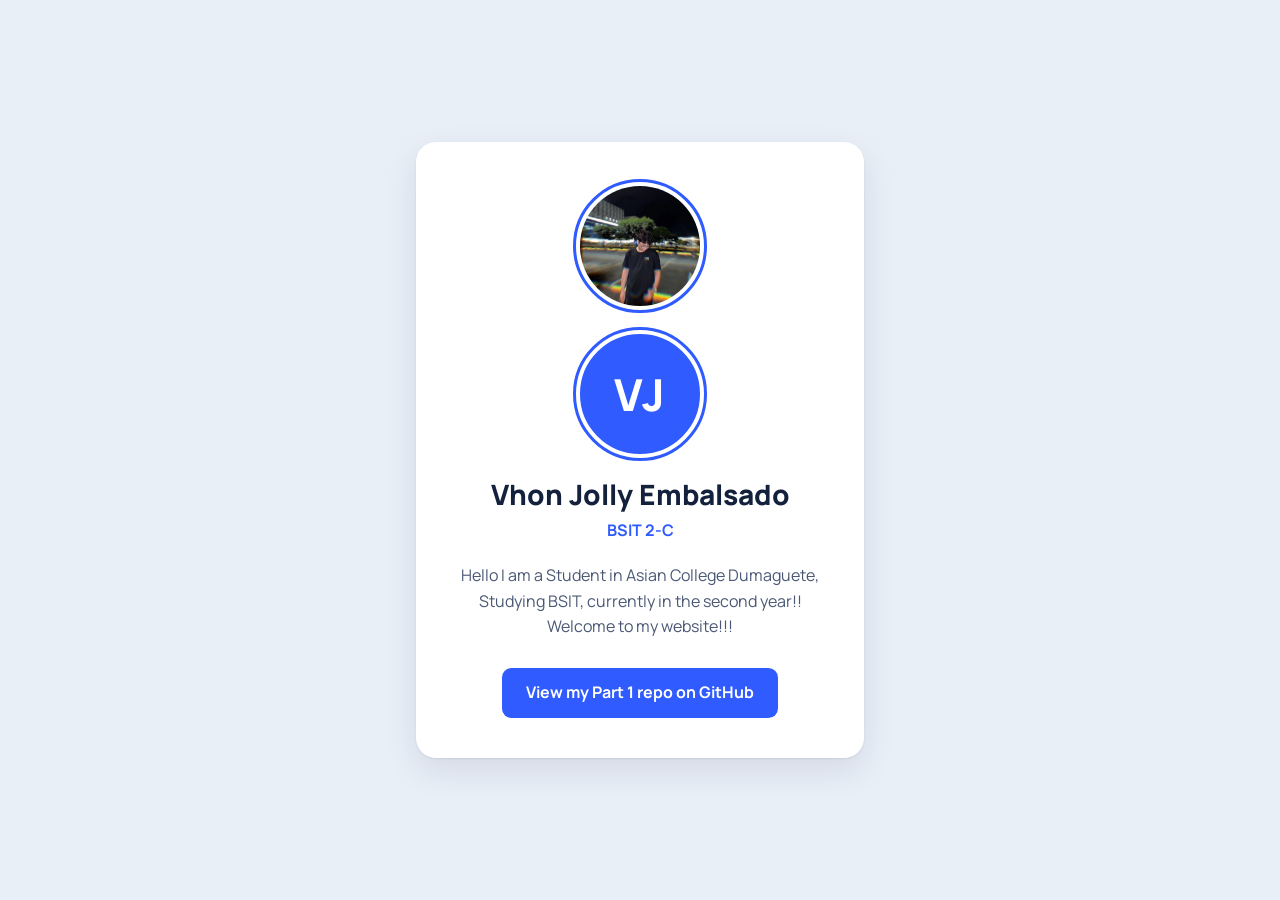
<file: index.html>
<!DOCTYPE html>
<html lang="en">
<head>
  <meta charset="UTF-8">
  <meta name="viewport" content="width=device-width, initial-scale=1">
  <title>Vhon Jolly Embalsado | BSIT 2-C</title>
  <meta name="description" content="Personal page of Vhon Jolly Embalsado, BSIT 2-C student.">
  <link rel="preconnect" href="https://fonts.googleapis.com">
  <link rel="preconnect" href="https://fonts.gstatic.com" crossorigin>
  <link href="https://fonts.googleapis.com/css2?family=Manrope:wght@400;500;700;800&display=swap" rel="stylesheet">
  <link rel="stylesheet" href="style.css">
</head>
<body>
  <main class="card">
   
      <img class="avatar" src="photo.jpg" alt="Photo of Vhon Jolly Embalsado">
   
    <div class="avatar" role="img" aria-label="Avatar with the initials VJ">VJ</div>

    <h1>Vhon Jolly Embalsado</h1>
    <p class="course">BSIT 2-C</p>

    <p class="bio">
      Hello I am a Student in Asian College Dumaguete, Studying BSIT, currently in the second year!!
      Welcome to my website!!!
    </p>

    <a class="button" href="https://github.com/vcembalsado/platech_final_project" target="_blank" rel="noopener">
      View my Part 1 repo on GitHub
    </a>
  </main>
</body>
</html>
</file>
<file: style.css>
:root {
  --bg: #e9eff7;
  --surface: #ffffff;
  --ink: #14213d;
  --muted: #4a5875;
  --accent: #2f5bff;
  --accent-dark: #1f3fc4;
}

@media (prefers-color-scheme: dark) {
  :root {
    --bg: #0e1527;
    --surface: #17213a;
    --ink: #eef2fb;
    --muted: #aab6d0;
    --accent: #7d97ff;
    --accent-dark: #a9bbff;
  }
}

* {
  box-sizing: border-box;
}

body {
  margin: 0;
  min-height: 100vh;
  display: grid;
  place-items: center;
  padding: 1.5rem;
  background: var(--bg);
  color: var(--ink);
  font-family: "Manrope", system-ui, -apple-system, "Segoe UI", Arial, sans-serif;
  line-height: 1.6;
}

.card {
  width: 100%;
  max-width: 28rem;
  padding: 2.5rem 2rem;
  background: var(--surface);
  border-radius: 1.25rem;
  text-align: center;
  box-shadow: 0 1px 2px rgba(20, 33, 61, 0.08), 0 12px 32px rgba(20, 33, 61, 0.1);
}

.avatar {
  width: 8rem;
  height: 8rem;
  margin: 0 auto 1.25rem;
  display: grid;
  place-items: center;
  border-radius: 50%;
  object-fit: cover;
  background: var(--accent);
  color: #ffffff;
  font-size: 2.75rem;
  font-weight: 800;
  letter-spacing: 0.02em;
  border: 4px solid var(--surface);
  outline: 3px solid var(--accent);
}

h1 {
  margin: 0;
  font-size: 1.75rem;
  font-weight: 800;
  line-height: 1.2;
}

.course {
  margin: 0.35rem 0 1.25rem;
  color: var(--accent);
  font-weight: 700;
}

.bio {
  margin: 0 0 1.75rem;
  color: var(--muted);
}

.button {
  display: inline-block;
  padding: 0.75rem 1.5rem;
  background: var(--accent);
  color: #ffffff;
  font-weight: 700;
  text-decoration: none;
  border-radius: 0.6rem;
  transition: background 0.15s ease;
}

.button:hover {
  background: var(--accent-dark);
}

.button:focus-visible {
  outline: 3px solid var(--ink);
  outline-offset: 3px;
}

@media (prefers-color-scheme: dark) {
  .button {
    color: #0e1527;
  }
}
</file>
